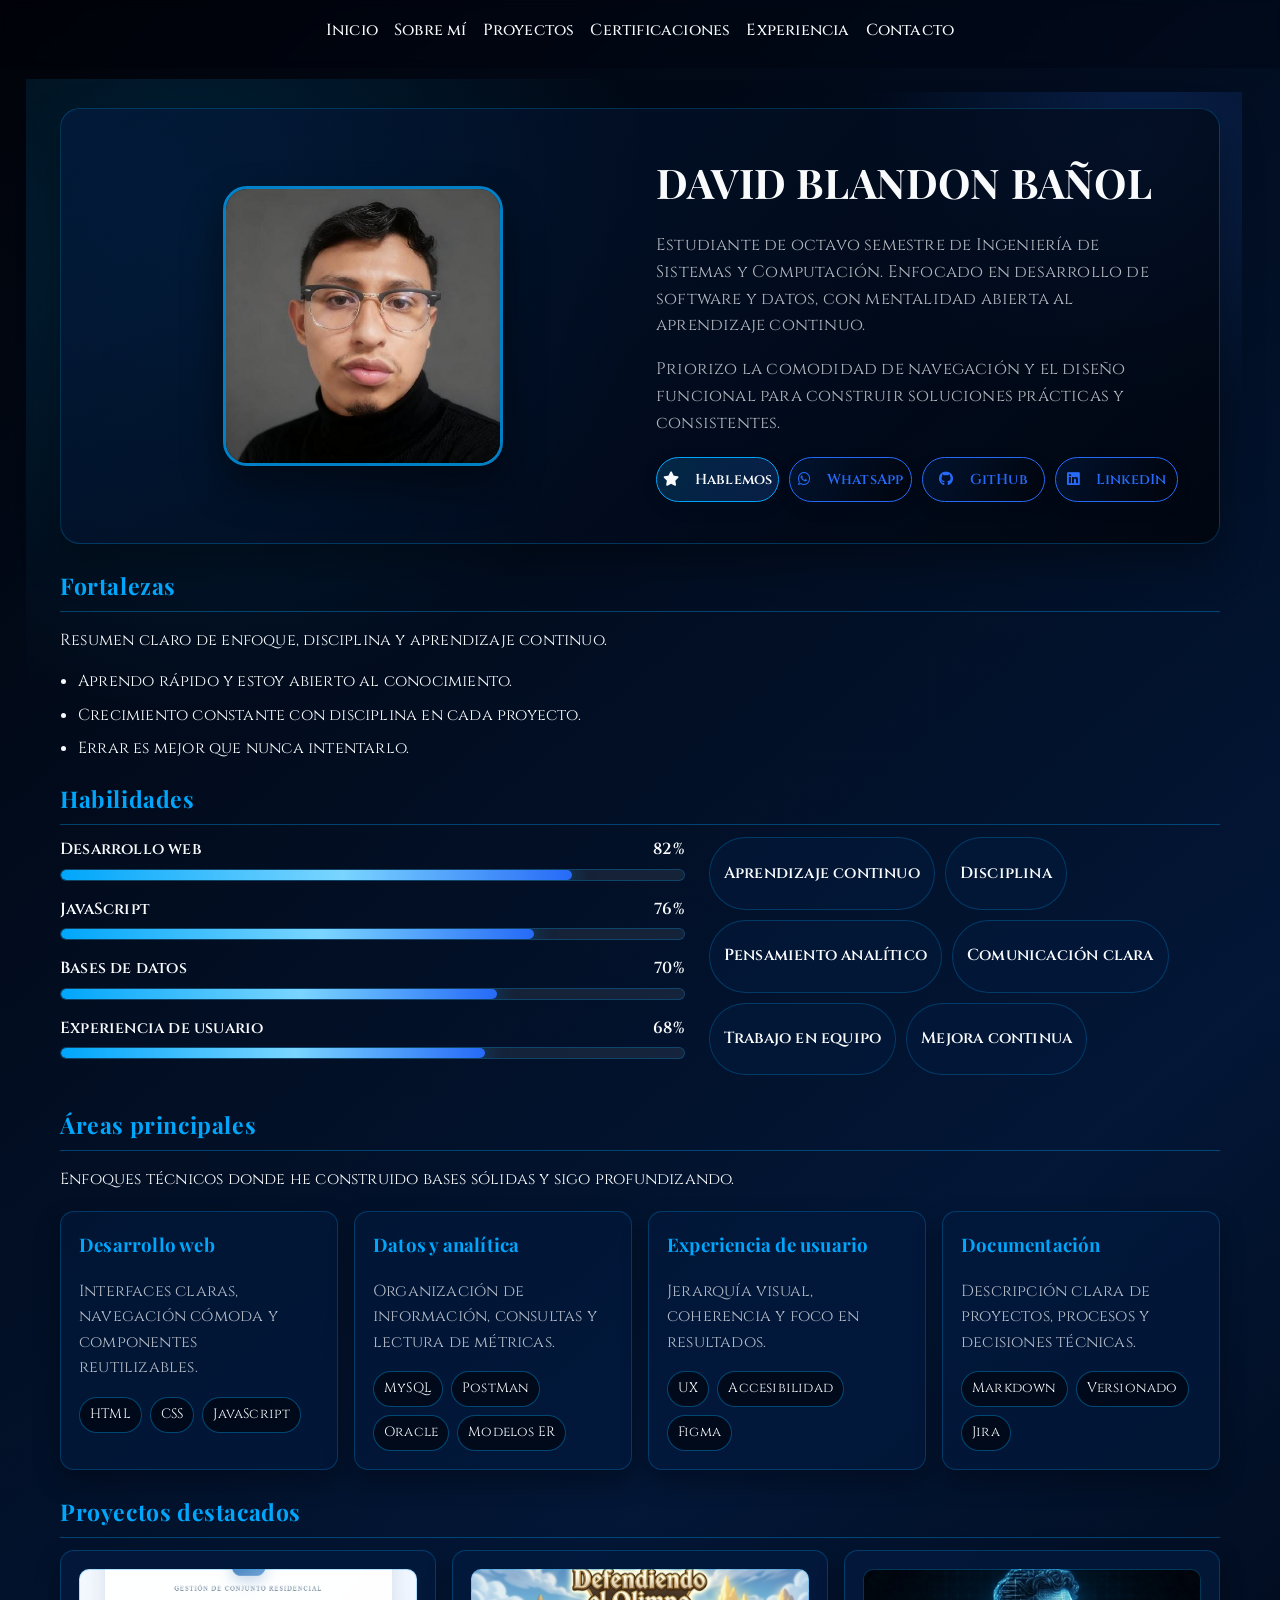
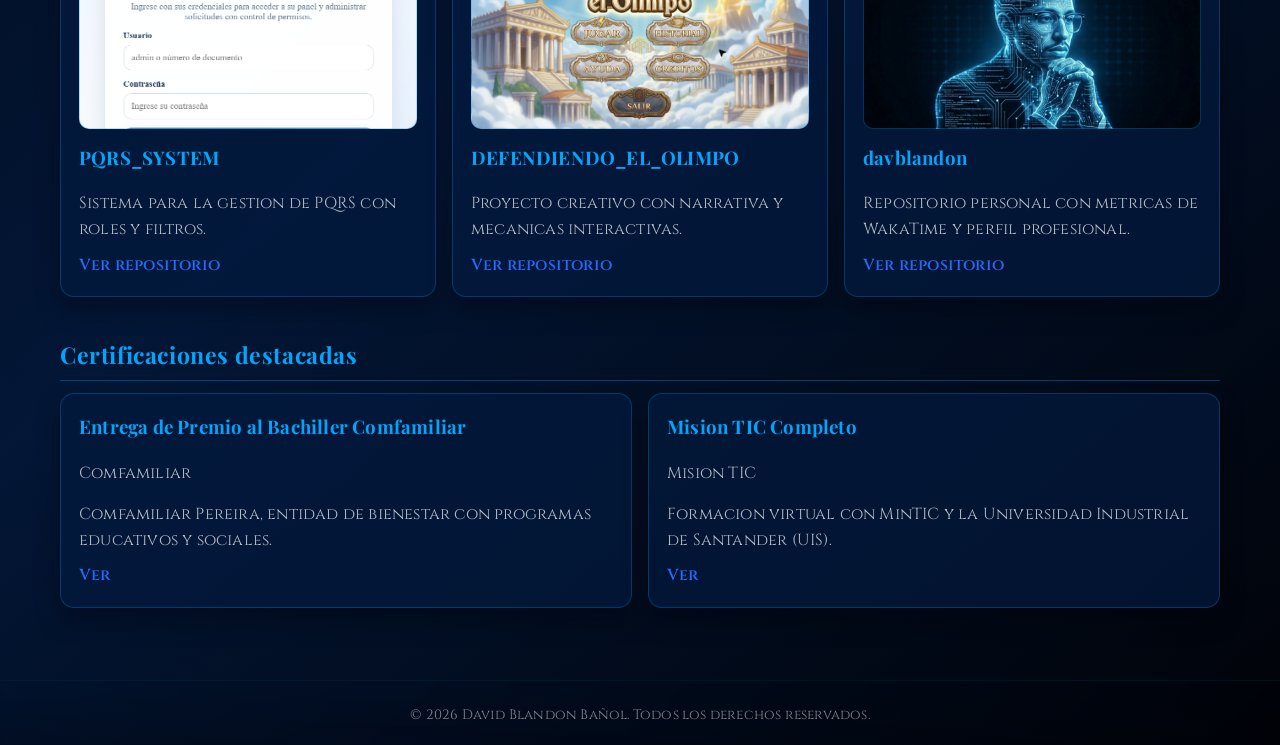
<file: index.html>
<!doctype html>
<html lang="es">
  <head>
    <meta charset="utf-8" />
    <meta name="viewport" content="width=device-width, initial-scale=1" />
    <title>Portafolio - Inicio</title>
    <link rel="stylesheet" href="css/tokens.css" />
    <link rel="stylesheet" href="css/main.css" />
    <link
      rel="stylesheet"
      href="https://cdnjs.cloudflare.com/ajax/libs/font-awesome/6.5.2/css/all.min.css"
    />
  </head>
  <body class="home">
    <header class="site-header">
      <nav class="site-nav">
        <a href="index.html">Inicio</a>
        <a href="about.html">Sobre mí</a>
        <a href="projects.html">Proyectos</a>
        <a href="certifications.html">Certificaciones</a>
        <a href="experience.html">Experiencia</a>
        <a href="contact.html">Contacto</a>
      </nav>
    </header>

    <main>
      <section class="hero reveal">
        <div class="hero-grid">
          <div class="hero-profile-block">
            <img src="assets/images/foto.jpg" alt="Foto de David Blandon Bañol" loading="lazy" />
          </div>
          <div>
            <h1>David Blandon Bañol</h1>
            <p>
              Estudiante de octavo semestre de Ingeniería de Sistemas y Computación.
              Enfocado en desarrollo de software y datos, con mentalidad abierta
              al aprendizaje continuo.
            </p>
            <p>
              Priorizo la comodidad de navegación y el diseño funcional para
              construir soluciones prácticas y consistentes.
            </p>
            <div class="hero-actions">
              <a class="btn" href="contact.html">
                <i class="fa-solid fa-star" aria-hidden="true"></i>
                Hablemos
              </a>
              <a class="btn btn-secondary" href="https://wa.me/573013962495" target="_blank" rel="noreferrer">
                <i class="fa-brands fa-whatsapp" aria-hidden="true"></i>
                WhatsApp
              </a>
              <a class="btn btn-secondary" href="https://github.com/davblandon" target="_blank" rel="noreferrer">
                <i class="fa-brands fa-github" aria-hidden="true"></i>
                GitHub
              </a>
              <a class="btn btn-secondary" href="https://www.linkedin.com/in/davblandon003/" target="_blank" rel="noreferrer">
                <i class="fa-brands fa-linkedin" aria-hidden="true"></i>
                LinkedIn
              </a>
            </div>
          </div>
        </div>
      </section>

      <section class="highlights reveal">
        <h2>Fortalezas</h2>
        <p>Resumen claro de enfoque, disciplina y aprendizaje continuo.</p>
        <ul class="highlights-list">
          <li>Aprendo rápido y estoy abierto al conocimiento.</li>
          <li>Crecimiento constante con disciplina en cada proyecto.</li>
          <li>Errar es mejor que nunca intentarlo.</li>
        </ul>
      </section>

      <section class="skills reveal">
        <h2>Habilidades</h2>
        <div class="skills-grid">
          <div>
            <div class="skill-bar" data-level="82">
              <div class="skill-label">
                <span>Desarrollo web</span>
                <span>82%</span>
              </div>
              <div class="skill-track"><span class="skill-fill"></span></div>
            </div>
            <div class="skill-bar" data-level="76">
              <div class="skill-label">
                <span>JavaScript</span>
                <span>76%</span>
              </div>
              <div class="skill-track"><span class="skill-fill"></span></div>
            </div>
            <div class="skill-bar" data-level="70">
              <div class="skill-label">
                <span>Bases de datos</span>
                <span>70%</span>
              </div>
              <div class="skill-track"><span class="skill-fill"></span></div>
            </div>
            <div class="skill-bar" data-level="68">
              <div class="skill-label">
                <span>Experiencia de usuario</span>
                <span>68%</span>
              </div>
              <div class="skill-track"><span class="skill-fill"></span></div>
            </div>
          </div>
          <div class="skill-tags">
            <span class="tag">Aprendizaje continuo</span>
            <span class="tag">Disciplina</span>
            <span class="tag">Pensamiento analítico</span>
            <span class="tag">Comunicación clara</span>
            <span class="tag">Trabajo en equipo</span>
            <span class="tag">Mejora continua</span>
          </div>
        </div>
      </section>

      <section class="areas reveal">
        <h2>Áreas principales</h2>
        <p>Enfoques técnicos donde he construido bases sólidas y sigo profundizando.</p>
        <div class="areas-grid">
          <article class="area-card">
            <h3>Desarrollo web</h3>
            <p>Interfaces claras, navegación cómoda y componentes reutilizables.</p>
            <div class="area-tags">
              <span>HTML</span>
              <span>CSS</span>
              <span>JavaScript</span>
            </div>
          </article>
          <article class="area-card">
            <h3>Datos y analítica</h3>
            <p>Organización de información, consultas y lectura de métricas.</p>
            <div class="area-tags">
              <span>MySQL</span>
              <span>PostMan</span>
              <span>Oracle</span>
              <span>Modelos ER</span>
            </div>
          </article>
          <article class="area-card">
            <h3>Experiencia de usuario</h3>
            <p>Jerarquía visual, coherencia y foco en resultados.</p>
            <div class="area-tags">
              <span>UX</span>
              <span>Accesibilidad</span>
              <span>Figma</span>
            </div>
          </article>
          <article class="area-card">
            <h3>Documentación</h3>
            <p>Descripción clara de proyectos, procesos y decisiones técnicas.</p>
            <div class="area-tags">
              <span>Markdown</span>
              <span>Versionado</span>
              <span>Jira</span>
            </div>
          </article>
        </div>
      </section>

      <section class="featured-projects reveal">
        <h2>Proyectos destacados</h2>
        <div id="featured-projects" class="cards-grid"></div>
      </section>

      <section class="featured-certs reveal">
        <h2>Certificaciones destacadas</h2>
        <div id="featured-certs" class="cards-grid"></div>
      </section>

    </main>

    <footer class="site-footer">
      <div class="footer-bottom footer-single">
        <p>© 2026 David Blandon Bañol. Todos los derechos reservados.</p>
      </div>
    </footer>

    <script src="js/main.js"></script>
    <script src="js/ui.js"></script>
  </body>
</html>
</file>
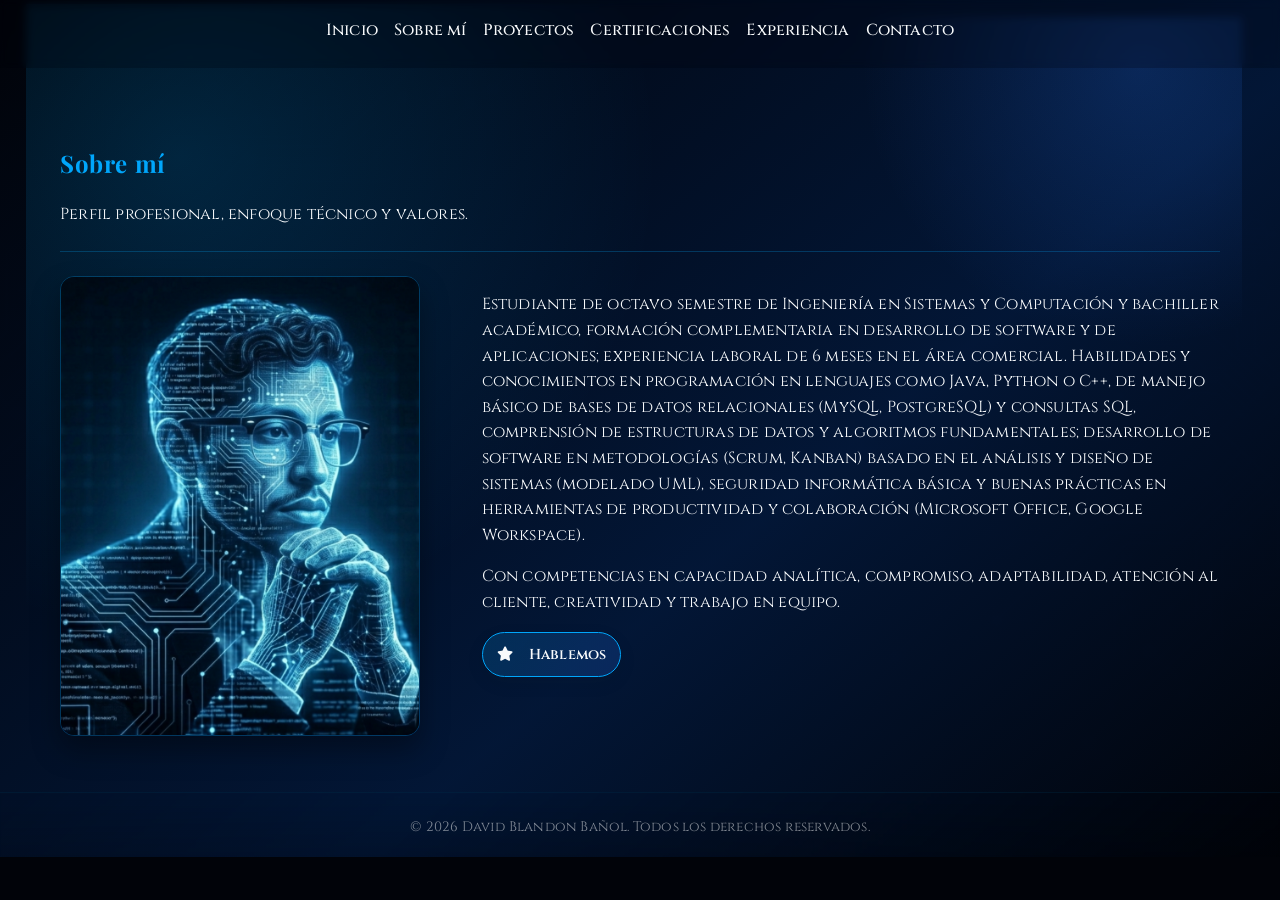
<file: about.html>
<!doctype html>
<html lang="es">
  <head>
    <meta charset="utf-8" />
    <meta name="viewport" content="width=device-width, initial-scale=1" />
    <title>Portafolio - Sobre mí</title>
    <link rel="stylesheet" href="css/tokens.css" />
    <link rel="stylesheet" href="css/main.css?v=2" />
    <link
      rel="stylesheet"
      href="https://cdnjs.cloudflare.com/ajax/libs/font-awesome/6.5.2/css/all.min.css"
    />
  </head>
  <body>
    <header class="site-header">
      <nav class="site-nav">
        <a href="index.html">Inicio</a>
        <a href="about.html">Sobre mí</a>
        <a href="projects.html">Proyectos</a>
        <a href="certifications.html">Certificaciones</a>
        <a href="experience.html">Experiencia</a>
        <a href="contact.html">Contacto</a>
      </nav>
    </header>

    <main>
      <section class="page-header reveal">
        <h1>Sobre mí</h1>
        <p>Perfil profesional, enfoque técnico y valores.</p>
      </section>

      <section class="about-body reveal">
        <div class="about-grid">
          <div class="about-profile">
            <img src="assets/images/davblandon.png" alt="Foto de David Blandon Bañol" loading="lazy" />
          </div>
          <div>
            <p>
              Estudiante de octavo semestre de Ingeniería en Sistemas y Computación y bachiller
              académico, formación complementaria en desarrollo de software y de aplicaciones;
              experiencia laboral de 6 meses en el área comercial. Habilidades y conocimientos en
              programación en lenguajes como Java, Python o C++, de manejo básico de bases de datos
              relacionales (MySQL, PostgreSQL) y consultas SQL, comprensión de estructuras de datos y
              algoritmos fundamentales; desarrollo de software en metodologías (Scrum, Kanban) basado en
              el análisis y diseño de sistemas (modelado UML), seguridad informática básica y buenas
              prácticas en herramientas de productividad y colaboración (Microsoft Office, Google
              Workspace).
            </p>
            <p>
              Con competencias en capacidad analítica, compromiso, adaptabilidad, atención al
              cliente, creatividad y trabajo en equipo.
            </p>
            <a class="btn" href="contact.html">
              <i class="fa-solid fa-star" aria-hidden="true"></i>
              Hablemos
            </a>
          </div>
        </div>
      </section>
    </main>

    <footer class="site-footer">
      <div class="footer-bottom footer-single">
        <p>© 2026 David Blandon Bañol. Todos los derechos reservados.</p>
      </div>
    </footer>
    <script src="js/ui.js"></script>
  </body>
</html>
</file>
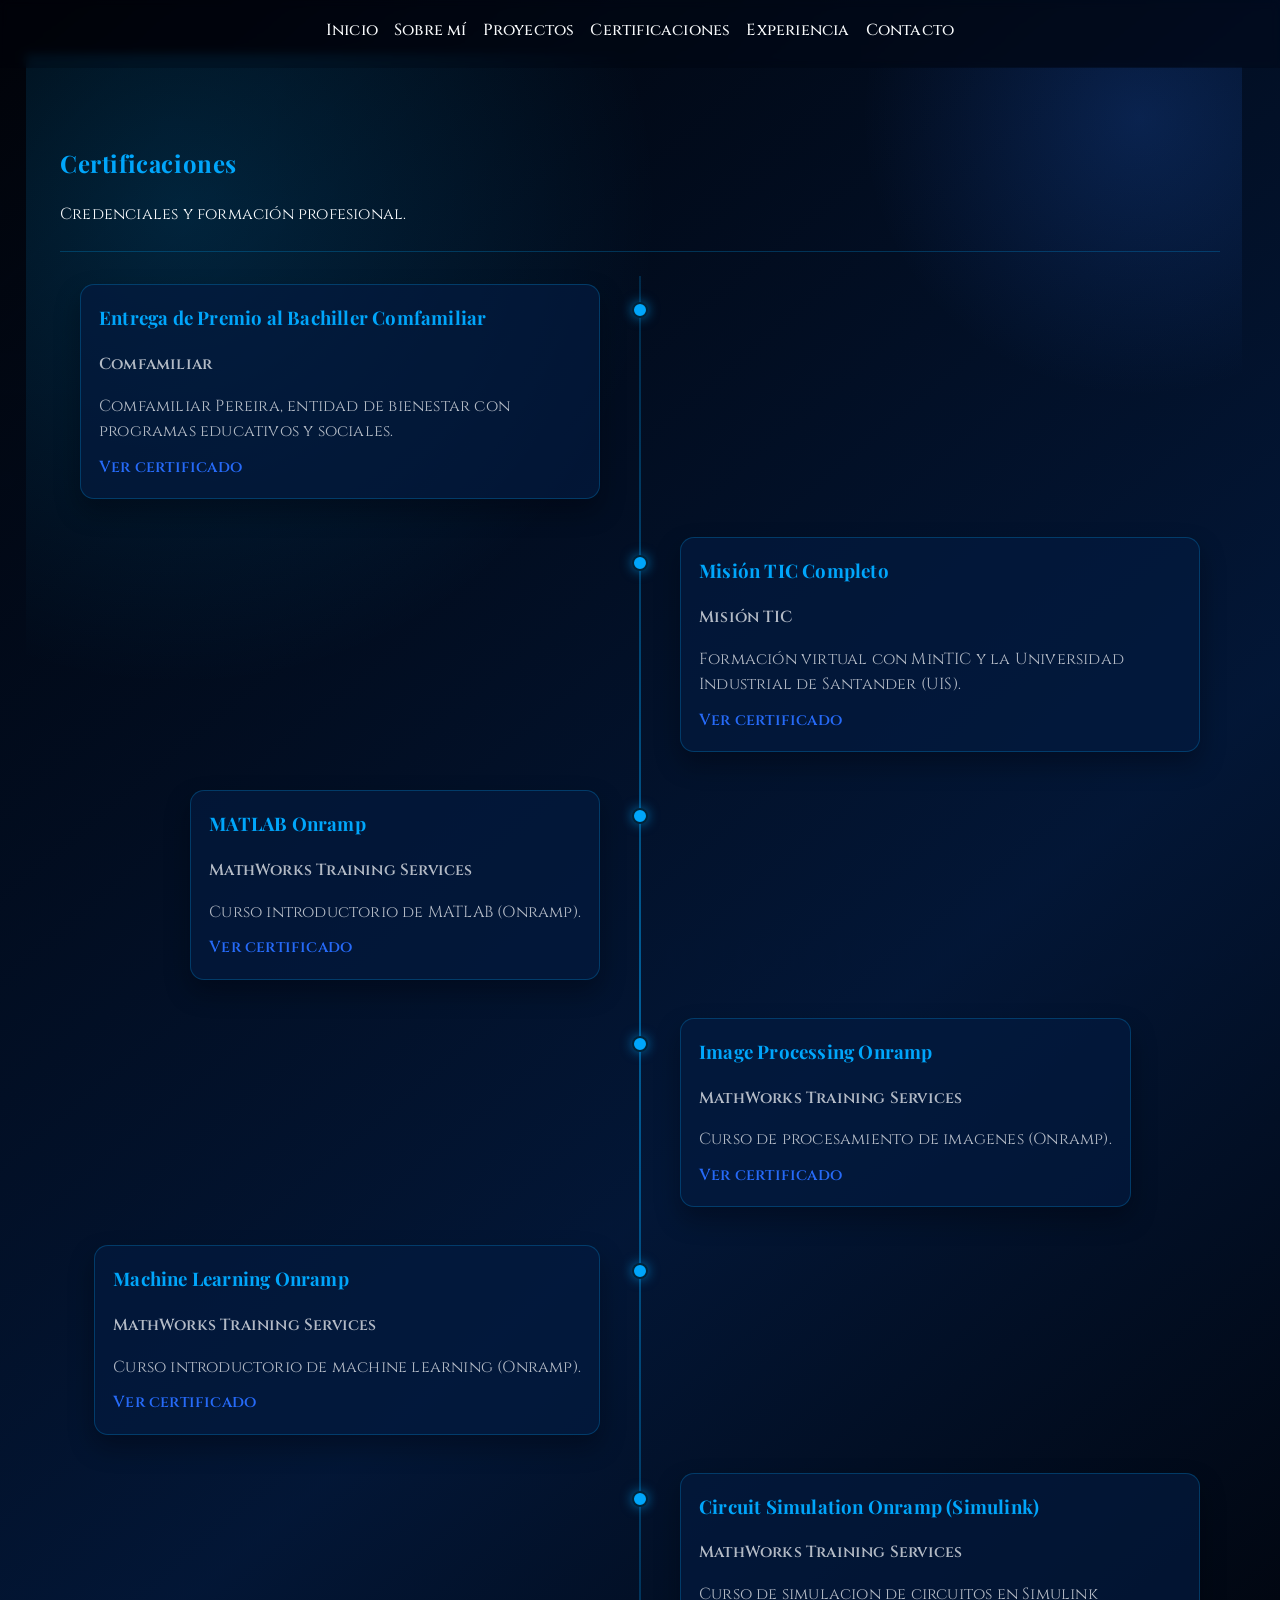
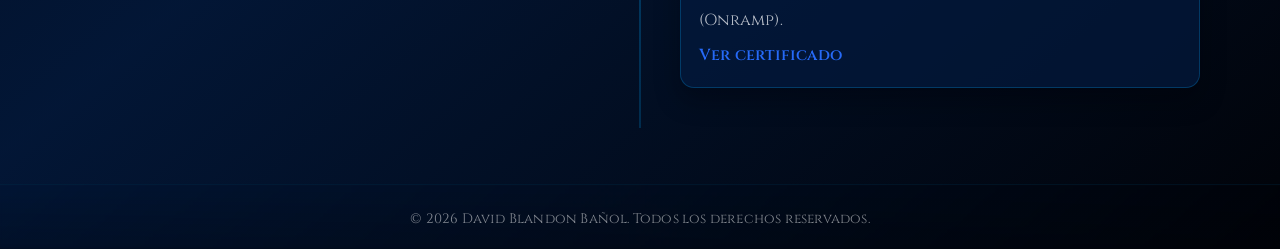
<file: certifications.html>
<!doctype html>
<html lang="es">
  <head>
    <meta charset="utf-8" />
    <meta name="viewport" content="width=device-width, initial-scale=1" />
    <title>Portafolio - Certificaciones</title>
    <link rel="stylesheet" href="css/tokens.css" />
    <link rel="stylesheet" href="css/main.css" />
    <link
      rel="stylesheet"
      href="https://cdnjs.cloudflare.com/ajax/libs/font-awesome/6.5.2/css/all.min.css"
    />
  </head>
  <body>
    <header class="site-header">
      <nav class="site-nav">
        <a href="index.html">Inicio</a>
        <a href="about.html">Sobre mí</a>
        <a href="projects.html">Proyectos</a>
        <a href="certifications.html">Certificaciones</a>
        <a href="experience.html">Experiencia</a>
        <a href="contact.html">Contacto</a>
      </nav>
    </header>

    <main>
      <section class="page-header reveal">
        <h1>Certificaciones</h1>
        <p>Credenciales y formación profesional.</p>
      </section>

      <section class="certs-list reveal">
        <div id="certs" class="certs-timeline"></div>
      </section>
    </main>

    <footer class="site-footer">
      <div class="footer-bottom footer-single">
        <p>© 2026 David Blandon Bañol. Todos los derechos reservados.</p>
      </div>
    </footer>

    <script src="js/certs.js"></script>
    <script src="js/ui.js"></script>
  </body>
</html>
</file>
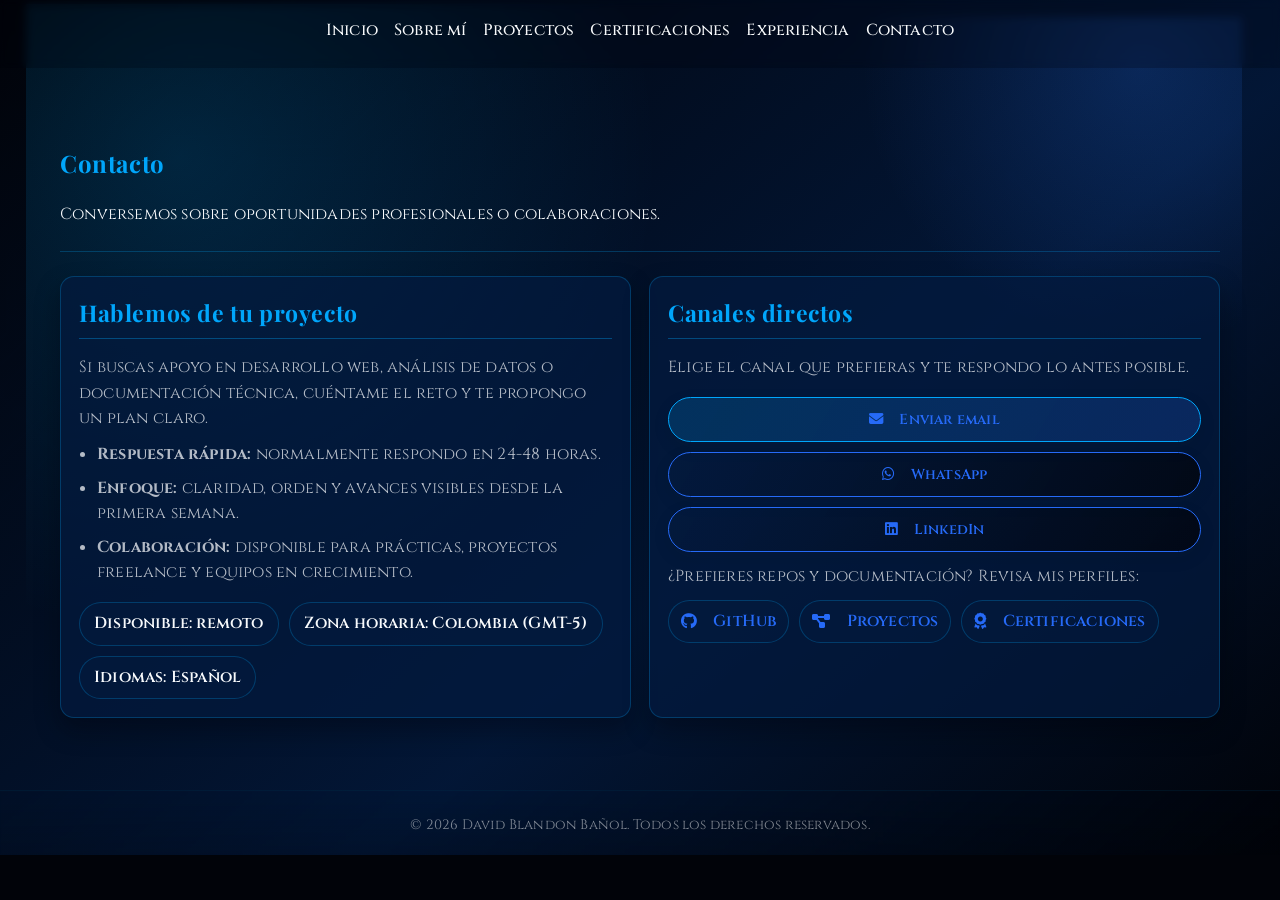
<file: contact.html>
<!doctype html>
<html lang="es">
  <head>
    <meta charset="utf-8" />
    <meta name="viewport" content="width=device-width, initial-scale=1" />
    <title>Portafolio - Contacto</title>
    <link rel="stylesheet" href="css/tokens.css" />
    <link rel="stylesheet" href="css/main.css" />
    <link
      rel="stylesheet"
      href="https://cdnjs.cloudflare.com/ajax/libs/font-awesome/6.5.2/css/all.min.css"
    />
  </head>
  <body>
    <header class="site-header">
      <nav class="site-nav">
        <a href="index.html">Inicio</a>
        <a href="about.html">Sobre mí</a>
        <a href="projects.html">Proyectos</a>
        <a href="certifications.html">Certificaciones</a>
        <a href="experience.html">Experiencia</a>
        <a href="contact.html">Contacto</a>
      </nav>
    </header>

    <main>
      <section class="page-header reveal">
        <h1>Contacto</h1>
        <p>Conversemos sobre oportunidades profesionales o colaboraciones.</p>
      </section>

      <section class="contact-body reveal">
        <div class="contact-grid">
          <article class="card contact-card">
            <h2>Hablemos de tu proyecto</h2>
            <p class="contact-lead">
              Si buscas apoyo en desarrollo web, análisis de datos o documentación técnica,
              cuéntame el reto y te propongo un plan claro.
            </p>
            <ul class="contact-list">
              <li><strong>Respuesta rápida:</strong> normalmente respondo en 24-48 horas.</li>
              <li><strong>Enfoque:</strong> claridad, orden y avances visibles desde la primera semana.</li>
              <li><strong>Colaboración:</strong> disponible para prácticas, proyectos freelance y equipos en crecimiento.</li>
            </ul>
            <div class="contact-badges">
              <span class="tag">Disponible: remoto</span>
              <span class="tag">Zona horaria: Colombia (GMT-5)</span>
              <span class="tag">Idiomas: Español</span>
            </div>
          </article>

          <article class="card contact-card">
            <h2>Canales directos</h2>
            <p>Elige el canal que prefieras y te respondo lo antes posible.</p>
            <div class="contact-actions">
              <a class="btn" href="mailto:jdavidbb03@gmail.com">
                <i class="fa-solid fa-envelope" aria-hidden="true"></i>
                Enviar email
              </a>
              <a class="btn btn-secondary" href="https://wa.me/573013962495" target="_blank" rel="noreferrer">
                <i class="fa-brands fa-whatsapp" aria-hidden="true"></i>
                WhatsApp
              </a>
              <a class="btn btn-secondary" href="https://www.linkedin.com/in/davblandon003/" target="_blank" rel="noreferrer">
                <i class="fa-brands fa-linkedin" aria-hidden="true"></i>
                LinkedIn
              </a>
            </div>
            <p class="contact-note">¿Prefieres repos y documentación? Revisa mis perfiles:</p>
            <div class="contact-links">
              <a class="contact-link" href="https://github.com/davblandon" target="_blank" rel="noreferrer">
                <i class="fa-brands fa-github" aria-hidden="true"></i>
                GitHub
              </a>
              <a class="contact-link" href="projects.html">
                <i class="fa-solid fa-diagram-project" aria-hidden="true"></i>
                Proyectos
              </a>
              <a class="contact-link" href="certifications.html">
                <i class="fa-solid fa-award" aria-hidden="true"></i>
                Certificaciones
              </a>
            </div>
          </article>
        </div>
      </section>
    </main>

    <footer class="site-footer">
      <div class="footer-bottom footer-single">
        <p>© 2026 David Blandon Bañol. Todos los derechos reservados.</p>
      </div>
    </footer>
    <script src="js/ui.js"></script>
  </body>
</html>
</file>
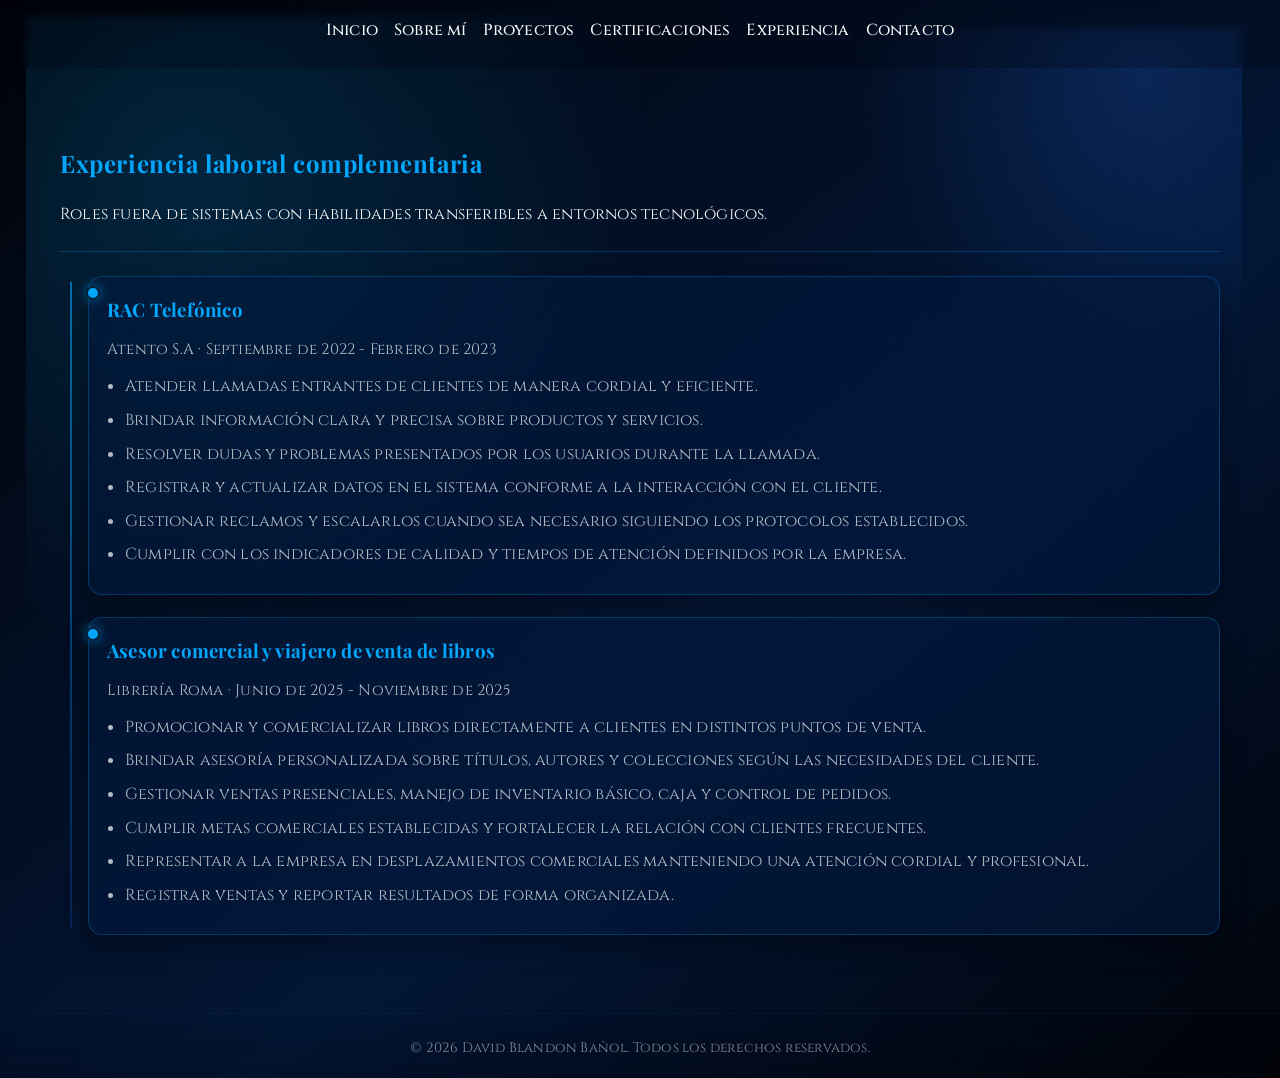
<file: experience.html>
<!doctype html>
<html lang="es">
  <head>
    <meta charset="utf-8" />
    <meta name="viewport" content="width=device-width, initial-scale=1" />
    <title>Portafolio - Experiencia</title>
    <link rel="stylesheet" href="css/tokens.css" />
    <link rel="stylesheet" href="css/main.css" />
    <link
      rel="stylesheet"
      href="https://cdnjs.cloudflare.com/ajax/libs/font-awesome/6.5.2/css/all.min.css"
    />
  </head>
  <body>
    <header class="site-header">
      <nav class="site-nav">
        <a href="index.html">Inicio</a>
        <a href="about.html">Sobre mí</a>
        <a href="projects.html">Proyectos</a>
        <a href="certifications.html">Certificaciones</a>
        <a href="experience.html">Experiencia</a>
        <a href="contact.html">Contacto</a>
      </nav>
    </header>

    <main>
      <section class="page-header reveal">
        <h1>Experiencia laboral complementaria</h1>
        <p>Roles fuera de sistemas con habilidades transferibles a entornos tecnológicos.</p>
      </section>

      <section class="timeline reveal">
        <div class="timeline-line"></div>
        <article class="timeline-item">
          <div class="timeline-dot"></div>
          <div class="timeline-content">
            <h3>RAC Telefónico</h3>
            <p class="timeline-meta">Atento S.A · Septiembre de 2022 - Febrero de 2023</p>
            <ul>
              <li>Atender llamadas entrantes de clientes de manera cordial y eficiente.</li>
              <li>Brindar información clara y precisa sobre productos y servicios.</li>
              <li>Resolver dudas y problemas presentados por los usuarios durante la llamada.</li>
              <li>Registrar y actualizar datos en el sistema conforme a la interacción con el cliente.</li>
              <li>Gestionar reclamos y escalarlos cuando sea necesario siguiendo los protocolos establecidos.</li>
              <li>Cumplir con los indicadores de calidad y tiempos de atención definidos por la empresa.</li>
            </ul>
          </div>
        </article>
        <article class="timeline-item">
          <div class="timeline-dot"></div>
          <div class="timeline-content">
            <h3>Asesor comercial y viajero de venta de libros</h3>
            <p class="timeline-meta">Librería Roma · Junio de 2025 - Noviembre de 2025</p>
            <ul>
              <li>Promocionar y comercializar libros directamente a clientes en distintos puntos de venta.</li>
              <li>Brindar asesoría personalizada sobre títulos, autores y colecciones según las necesidades del cliente.</li>
              <li>Gestionar ventas presenciales, manejo de inventario básico, caja y control de pedidos.</li>
              <li>Cumplir metas comerciales establecidas y fortalecer la relación con clientes frecuentes.</li>
              <li>Representar a la empresa en desplazamientos comerciales manteniendo una atención cordial y profesional.</li>
              <li>Registrar ventas y reportar resultados de forma organizada.</li>
            </ul>
          </div>
        </article>
      </section>
    </main>

    <footer class="site-footer">
      <div class="footer-bottom footer-single">
        <p>© 2026 David Blandon Bañol. Todos los derechos reservados.</p>
      </div>
    </footer>

    <script src="js/ui.js"></script>
  </body>
</html>
</file>
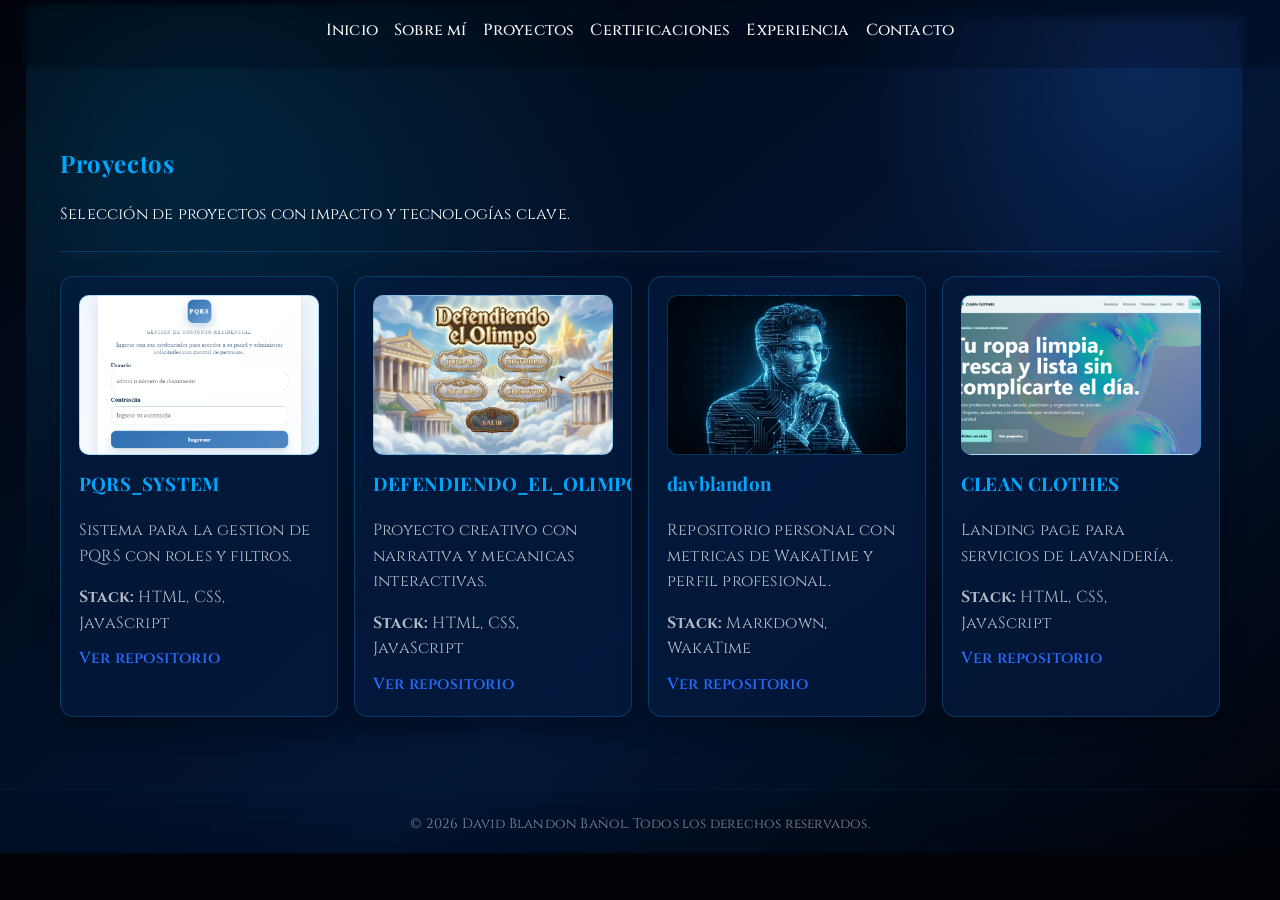
<file: projects.html>
<!doctype html>
<html lang="es">
  <head>
    <meta charset="utf-8" />
    <meta name="viewport" content="width=device-width, initial-scale=1" />
    <title>Portafolio - Proyectos</title>
    <link rel="stylesheet" href="css/tokens.css" />
    <link rel="stylesheet" href="css/main.css" />
    <link
      rel="stylesheet"
      href="https://cdnjs.cloudflare.com/ajax/libs/font-awesome/6.5.2/css/all.min.css"
    />
  </head>
  <body>
    <header class="site-header">
      <nav class="site-nav">
        <a href="index.html">Inicio</a>
        <a href="about.html">Sobre mí</a>
        <a href="projects.html">Proyectos</a>
        <a href="certifications.html">Certificaciones</a>
        <a href="experience.html">Experiencia</a>
        <a href="contact.html">Contacto</a>
      </nav>
    </header>

    <main>
      <section class="page-header reveal">
        <h1>Proyectos</h1>
        <p>Selección de proyectos con impacto y tecnologías clave.</p>
      </section>

      <section class="projects-list reveal">
        <div id="projects" class="cards-grid"></div>
      </section>
    </main>

    <footer class="site-footer">
      <div class="footer-bottom footer-single">
        <p>© 2026 David Blandon Bañol. Todos los derechos reservados.</p>
      </div>
    </footer>

    <script src="js/projects.js"></script>
    <script src="js/ui.js"></script>
  </body>
</html>
</file>
<file: css/tokens.css>
:root {
  --bg: #010309;
  --ink: #f8fafc;
  --ink-muted: rgba(248, 250, 252, 0.72);
  --accent: #00a6fb;
  --accent-2: #266af7;
  --card: rgba(3, 26, 63, 0.7);
  --border: rgba(0, 166, 251, 0.25);
  --font-sans: "Cinzel", "Georgia", serif;
  --font-display: "Playfair Display", "Times New Roman", serif;
  --radius: 14px;
  --shadow: 0 12px 30px rgba(31, 28, 26, 0.12);
  --shadow-soft: 0 6px 18px rgba(31, 28, 26, 0.08);
  --max-width: 1200px;
}
</file>
<file: css/main.css>
@import url("https://fonts.googleapis.com/css2?family=Cinzel:wght@400;500;600;700&family=Playfair+Display:wght@500;600;700&display=swap");

* {
  box-sizing: border-box;
}
body {
  margin: 0;
  background-color: var(--bg);
  background-image:
    radial-gradient(circle at 20% 20%, rgba(0, 166, 251, 0.18), transparent 55%),
    radial-gradient(circle at 80% 10%, rgba(38, 106, 247, 0.2), transparent 45%),
    linear-gradient(140deg, rgba(1, 3, 9, 0.9) 0%, rgba(3, 26, 63, 0.85) 60%, rgba(1, 3, 9, 0.9) 100%),
    url("../assets/images/background.png");
  background-repeat: no-repeat, no-repeat, no-repeat, no-repeat;
  background-size: 60vw 60vw, 40vw 40vw, cover, cover;
  background-attachment: scroll;
  background-blend-mode: screen, screen, normal, multiply;
  background-position: 5% 5%, 95% 5%, center, 50% var(--bg-offset, 0px);
  color: var(--ink);
  font-family: var(--font-sans);
  line-height: 1.6;
  letter-spacing: 0.2px;
  font-size: 16px;
}

a:hover {
  color: var(--accent-2);
}

a::after {
  content: "";
  position: absolute;
  left: 0;
  bottom: -3px;
  width: 100%;
  height: 2px;
  background: linear-gradient(90deg, var(--accent), var(--accent-2));
  transform: scaleX(0);
  transform-origin: left;
  transition: transform 0.25s ease;
}

a i,
.btn i {
  margin-right: 8px;
}

a:hover::after {
  transform: scaleX(1);
}

.site-header,
.site-footer {
  padding: 10px 20px;
  border-bottom: none;
  background: rgba(1, 3, 9, 0.22);
  backdrop-filter: blur(4px);
}

.site-header {
  position: sticky;
  top: 0;
  z-index: 1000;
}

.site-footer {
  border-top: 1px solid rgba(0, 166, 251, 0.08);
  border-bottom: none;
  background: linear-gradient(180deg, rgba(1, 3, 9, 0) 0%, rgba(1, 3, 9, 0.22) 100%);
  backdrop-filter: blur(1px);
  padding: 14px 20px 12px;
}

.footer-grid {
  display: grid;
  grid-template-columns: repeat(auto-fit, minmax(220px, 1fr));
  gap: 10px;
  max-width: var(--max-width);
  margin: 0 auto 8px;
}

.footer-grid h3,
.footer-grid h4 {
  margin: 0 0 6px;
  font-family: var(--font-display);
  color: rgba(248, 250, 252, 0.82);
}

.footer-grid p {
  margin: 0 0 6px;
  color: rgba(248, 250, 252, 0.6);
}

.footer-grid a {
  color: rgba(248, 250, 252, 0.8);
}

.footer-meta {
  font-size: 0.9rem;
  color: rgba(248, 250, 252, 0.54);
}

.footer-bottom {
  border-top: none;
  padding-top: 6px;
  display: flex;
  flex-wrap: wrap;
  justify-content: space-between;
  gap: 8px;
  max-width: var(--max-width);
  margin: 0 auto;
  color: rgba(248, 250, 252, 0.52);
  font-size: 0.85rem;
}

.site-footer a::after {
  display: none;
}

.footer-bottom.footer-single {
  justify-content: center;
  text-align: center;
}

.footer-bottom p {
  margin: 0;
}

.site-nav {
  display: flex;
  gap: 16px;
  flex-wrap: wrap;
  max-width: var(--max-width);
  margin: 0 auto;
  justify-content: center;
}

.site-nav a {
  text-decoration: none;
  color: inherit;
  font-weight: 500;
  border-bottom: 2px solid transparent;
  padding-bottom: 4px;
}

/* language toggle removed - site in Spanish only */

.site-nav a:hover {
  border-bottom-color: var(--accent);
}

main {
  padding: 32px 20px 56px;
  max-width: var(--max-width);
  margin: 0 auto;
}

.hero {
  padding: 36px;
  border: 1px solid var(--border);
  border-radius: calc(var(--radius) + 6px);
  background: linear-gradient(135deg, rgba(3, 26, 63, 0.65) 0%, rgba(1, 3, 9, 0.75) 100%);
  box-shadow: 0 18px 40px rgba(0, 0, 0, 0.35);
}

.hero-grid {
  display: grid;
  grid-template-columns: minmax(0, 0.4fr) minmax(0, 0.6fr);
  gap: 28px;
  align-items: center;
}

.hero-profile-block {
  display: flex;
  justify-content: center;
}

.hero-profile-block img {
  width: min(280px, 80%);
  aspect-ratio: 1 / 1;
  border-radius: 24px;
  object-fit: cover;
  border: 3px solid rgba(0, 166, 251, 0.75);
  box-shadow: 0 20px 40px rgba(0, 0, 0, 0.45);
}

.hero h1 {
  font-family: var(--font-display);
  font-size: clamp(1.9rem, 3.2vw, 2.6rem);
  margin: 0 0 12px;
  text-transform: uppercase;
}

.hero p {
  max-width: 720px;
  font-size: 1.05rem;
  color: var(--ink-muted);
}

.hero-actions {
  margin-top: 20px;
  display: grid;
  grid-template-columns: repeat(4, minmax(0, 1fr));
  width: 100%;
  max-width: 100%;
  gap: 10px;
  align-items: center;
}

.btn {
  display: inline-flex;
  align-items: center;
  justify-content: center;
  gap: 8px;
  padding: 10px 14px;
  border: 1px solid var(--accent);
  border-radius: 999px;
  text-decoration: none;
  color: inherit;
  font-weight: 600;
  font-size: 0.9rem;
  box-shadow: var(--shadow-soft);
  background: linear-gradient(120deg, rgba(0, 166, 251, 0.18) 0%, rgba(38, 106, 247, 0.2) 100%);
  transition: transform 0.2s ease, box-shadow 0.2s ease, border-color 0.2s ease;
  position: relative;
  overflow: hidden;
  text-align: center;
}

.btn:hover {
  transform: translateY(-2px);
  box-shadow: 0 12px 30px rgba(0, 166, 251, 0.2);
  border-color: var(--accent-2);
}

.btn.btn-secondary {
  border-color: var(--accent-2);
  color: var(--accent-2);
  background: linear-gradient(120deg, rgba(3, 26, 63, 0.6) 0%, rgba(1, 3, 9, 0.7) 100%);
}

.btn .ripple {
  position: absolute;
  border-radius: 50%;
  transform: scale(0);
  animation: ripple 0.6s linear;
  background: rgba(0, 166, 251, 0.4);
  pointer-events: none;
}

@keyframes ripple {
  to {
    transform: scale(4);
    opacity: 0;
  }
}

.page-header h1,
.page-header h2,
section h2 {
  font-family: var(--font-display);
  letter-spacing: 0.6px;
  color: var(--accent);
}

section h2 {
  font-size: clamp(1.25rem, 1.8vw, 1.6rem);
  border-bottom: 1px solid rgba(0, 166, 251, 0.35);
  padding-bottom: 6px;
  margin-bottom: 12px;
}


.page-header {
  padding: 16px 0 8px;
  border-bottom: 1px solid var(--border);
  margin-bottom: 24px;
}

.highlights,
.featured-projects,
.featured-certs,
.projects-list,
.certs-list,
.about-body,
.contact-body {
  margin-top: 24px;
}

.contact-grid {
  display: grid;
  grid-template-columns: repeat(auto-fit, minmax(260px, 1fr));
  gap: 18px;
}

.contact-card h2 {
  margin-top: 0;
  font-family: var(--font-display);
  color: var(--accent);
}

.contact-lead {
  color: var(--ink-muted);
  margin-bottom: 14px;
}

.contact-list {
  margin: 0 0 16px;
  padding-left: 18px;
  color: var(--ink-muted);
}

.contact-list li {
  margin-bottom: 8px;
}

.contact-badges {
  display: flex;
  flex-wrap: wrap;
  gap: 10px;
}

.contact-actions {
  display: grid;
  gap: 10px;
  margin: 16px 0 12px;
}

.contact-note {
  margin: 0 0 10px;
  color: var(--ink-muted);
}

.contact-links {
  display: flex;
  flex-wrap: wrap;
  gap: 10px;
}

.contact-link {
  display: inline-flex;
  align-items: center;
  gap: 8px;
  padding: 8px 12px;
  border-radius: 999px;
  border: 1px solid var(--border);
  background: rgba(3, 26, 63, 0.5);
  color: var(--ink);
  font-weight: 600;
}

.contact-link::after {
  display: none;
}

.card {
  background: var(--card);
  border: 1px solid var(--border);
  border-radius: var(--radius);
  padding: 18px;
  box-shadow: 0 12px 24px rgba(1, 3, 9, 0.35);
  margin-bottom: 16px;
  transition: transform 0.2s ease, box-shadow 0.2s ease, border-color 0.2s ease;
  position: relative;
  overflow: hidden;
  transform-style: preserve-3d;
}

.card > * {
  position: relative;
  z-index: 1;
}

.card h3 {
  margin-top: 0;
  font-family: var(--font-display);
  color: var(--accent);
}

.card p {
  margin-bottom: 10px;
  color: var(--ink-muted);
}

.card a {
  color: var(--accent-2);
  text-decoration: none;
  font-weight: 600;
}

.card a:hover {
  text-decoration: underline;
}

.card:hover {
  transform: translateY(-4px) rotateX(1deg) rotateY(-1deg);
  box-shadow: 0 18px 32px rgba(0, 0, 0, 0.45);
  border-color: rgba(0, 166, 251, 0.5);
}

.card::after {
  content: "";
  position: absolute;
  inset: 0;
  background: radial-gradient(circle at top right, rgba(0, 166, 251, 0.22), transparent 55%);
  opacity: 0;
  transition: opacity 0.3s ease;
  z-index: 0;
  pointer-events: none;
}

.card:hover::after {
  opacity: 1;
}

.cards-grid {
  display: grid;
  grid-template-columns: repeat(auto-fit, minmax(240px, 1fr));
  gap: 16px;
  perspective: 1000px;
}

.certs-timeline {
  position: relative;
  display: grid;
  gap: 22px;
  padding: 8px 0 24px;
}

.certs-timeline::before {
  content: "";
  position: absolute;
  left: 50%;
  top: 0;
  bottom: 0;
  width: 2px;
  background: linear-gradient(180deg, rgba(0, 166, 251, 0.2), rgba(0, 166, 251, 0.5), rgba(0, 166, 251, 0.2));
  transform: translateX(-50%);
}

.cert-item {
  position: relative;
  display: grid;
  grid-template-columns: 1fr 80px 1fr;
  align-items: start;
}

.cert-item::before {
  content: "";
  position: absolute;
  left: 50%;
  top: 26px;
  width: 12px;
  height: 12px;
  border-radius: 50%;
  background: var(--accent);
  box-shadow: 0 0 12px rgba(0, 166, 251, 0.6);
  transform: translate(-50%, -50%);
  border: 2px solid rgba(1, 3, 9, 0.8);
}

.cert-card {
  max-width: 520px;
}

.cert-issuer {
  font-weight: 600;
  color: rgba(248, 250, 252, 0.75);
}

.cert-item.cert-left .cert-card {
  grid-column: 1;
  justify-self: end;
}

.cert-item.cert-right .cert-card {
  grid-column: 3;
  justify-self: start;
}

@media (max-width: 900px) {
  .certs-timeline::before {
    left: 20px;
    transform: none;
  }

  .cert-item {
    grid-template-columns: 1fr;
    padding-left: 40px;
  }

  .cert-item::before {
    left: 20px;
    transform: translate(-50%, -50%);
  }

  .cert-item.cert-left .cert-card,
  .cert-item.cert-right .cert-card {
    grid-column: 1;
    justify-self: start;
    max-width: 100%;
  }
}

.reveal {
  /* Visible by default so content is accessible if JS/animations are disabled */
  opacity: 1;
  transform: none;
}

/* When JS wants to animate a reveal, set data-reveal="true" on the element */
.reveal[data-reveal="true"] {
  opacity: 0;
  transform: translateY(16px);
  animation: fade-up 0.8s ease forwards;
  animation-delay: var(--reveal-delay, 0s);
}

@keyframes fade-up {
  from {
    opacity: 0;
    transform: translateY(16px);
  }
  to {
    opacity: 1;
    transform: translateY(0);
  }
}

.site-footer p {
  max-width: var(--max-width);
  margin: 0 auto;
}

.highlights-list {
  margin: 12px 0 0;
  padding-left: 18px;
}

.highlights-list li {
  margin-bottom: 8px;
}

.skills-grid {
  display: grid;
  grid-template-columns: minmax(0, 1.1fr) minmax(0, 0.9fr);
  gap: 24px;
}

.skill-bar {
  margin-bottom: 16px;
}

.skill-label {
  display: flex;
  justify-content: space-between;
  align-items: center;
  font-weight: 600;
  margin-bottom: 6px;
}

.skill-track {
  height: 12px;
  background: rgba(248, 250, 252, 0.08);
  border-radius: 999px;
  overflow: hidden;
  border: 1px solid var(--border);
}

.skill-fill {
  display: block;
  height: 100%;
  width: 0;
  background: linear-gradient(90deg, #00a6fb 0%, #7ad5ff 55%, #266af7 100%);
  border-radius: 999px;
  transition: width 1.2s ease;
  box-shadow: 0 0 22px rgba(0, 166, 251, 0.65);
}

.skill-tags {
  display: flex;
  flex-wrap: wrap;
  gap: 10px;
}

.tag {
  display: inline-flex;
  align-items: center;
  justify-content: center;
  padding: 8px 14px;
  border-radius: 999px;
  border: 1px solid var(--border);
  background: rgba(3, 26, 63, 0.5);
  color: var(--ink);
  font-weight: 600;
  text-align: center;
  transition: transform 0.2s ease, box-shadow 0.2s ease, border-color 0.2s ease;
}

.tag:hover {
  transform: translateY(-2px);
  box-shadow: 0 10px 24px rgba(0, 166, 251, 0.2);
  border-color: rgba(0, 166, 251, 0.6);
}

.metrics-grid {
  display: grid;
  grid-template-columns: repeat(auto-fit, minmax(160px, 1fr));
  gap: 16px;
}

.metrics-note {
  margin-top: 12px;
  color: var(--ink-muted);
}

.areas {
  margin-top: 32px;
}

.timeline {
  position: relative;
  margin-top: 24px;
  padding-left: 28px;
}

.timeline-line {
  position: absolute;
  left: 10px;
  top: 6px;
  bottom: 6px;
  width: 2px;
  background: linear-gradient(180deg, rgba(0, 166, 251, 0.6), rgba(38, 106, 247, 0.2));
}

.timeline-item {
  position: relative;
  margin-bottom: 22px;
}

.timeline-dot {
  position: absolute;
  left: -2px;
  top: 10px;
  width: 14px;
  height: 14px;
  border-radius: 50%;
  background: var(--accent);
  box-shadow: 0 0 12px rgba(0, 166, 251, 0.6);
  border: 2px solid rgba(1, 3, 9, 0.8);
}

.timeline-content {
  border: 1px solid var(--border);
  border-radius: var(--radius);
  padding: 18px;
  background: rgba(3, 26, 63, 0.6);
  box-shadow: 0 12px 24px rgba(1, 3, 9, 0.35);
}

.timeline-content h3 {
  margin-top: 0;
  color: var(--accent);
  font-family: var(--font-display);
}

.timeline-meta {
  color: var(--ink-muted);
  margin-top: -6px;
  margin-bottom: 12px;
  font-size: 0.95rem;
}

.timeline-content ul {
  margin: 0;
  padding-left: 18px;
  color: var(--ink-muted);
}

.timeline-content li {
  margin-bottom: 8px;
}

.areas-grid {
  display: grid;
  grid-template-columns: repeat(auto-fit, minmax(220px, 1fr));
  gap: 16px;
  margin-top: 18px;
}

.area-card {
  border: 1px solid var(--border);
  border-radius: var(--radius);
  padding: 18px;
  background: rgba(3, 26, 63, 0.6);
  box-shadow: 0 12px 24px rgba(1, 3, 9, 0.35);
}

.area-card h3 {
  margin-top: 0;
  color: var(--accent);
  font-family: var(--font-display);
}

.area-card p {
  color: var(--ink-muted);
}

.area-tags {
  display: flex;
  flex-wrap: wrap;
  gap: 8px;
  margin-top: 12px;
}

.area-tags span {
  padding: 6px 10px;
  border-radius: 999px;
  border: 1px solid rgba(0, 166, 251, 0.4);
  background: rgba(1, 3, 9, 0.6);
  font-size: 0.85rem;
}

.metric {
  text-align: center;
  padding: 18px;
  border-radius: var(--radius);
  border: 1px solid var(--border);
  background: rgba(3, 26, 63, 0.6);
}

.metric-value {
  display: block;
  font-size: 1.75rem;
  font-family: var(--font-display);
  color: var(--accent);
}

.metric-label {
  color: var(--ink-muted);
}

.card-media {
  height: 160px;
  border-radius: calc(var(--radius) - 4px);
  background-size: cover;
  background-position: center;
  margin-bottom: 14px;
  transform: scale(1);
  transition: transform 0.5s ease;
  border: 1px solid rgba(0, 166, 251, 0.3);
}

.about-grid {
  display: grid;
  grid-template-columns: minmax(0, 0.35fr) minmax(0, 0.65fr);
  gap: 24px;
  align-items: start;
}

.about-profile {
  max-width: 360px;
}

.about-profile img {
  width: 100%;
  max-width: 100%;
  height: clamp(320px, 42vw, 460px);
  aspect-ratio: 4 / 5;
  border-radius: var(--radius);
  object-fit: cover;
  border: 1px solid var(--border);
  box-shadow: 0 14px 28px rgba(0, 0, 0, 0.35);
}

.card:hover .card-media {
  transform: scale(1.05);
}

/* Responsive improvements: fluid containers, images and extra breakpoints */

img,
picture,
video,
svg {
  max-width: 100%;
  height: auto;
  display: block;
}

:root {
  --page-padding-vertical: clamp(16px, 3.5vw, 40px);
  --page-padding-horizontal: clamp(8px, 3vw, 20px);
}

main {
  padding: var(--page-padding-vertical) var(--page-padding-horizontal) calc(var(--page-padding-vertical) * 1.4);
}

.site-header,
.site-footer {
  padding: clamp(10px, 2vw, 18px) clamp(12px, 3.5vw, 28px);
}

.hero {
  padding: clamp(18px, 3.2vw, 48px);
}

.hero-grid {
  grid-template-columns: repeat(auto-fit, minmax(260px, 1fr));
  gap: clamp(12px, 2.6vw, 32px);
}

.hero-profile-block img {
  width: clamp(120px, 28vw, 280px);
}

.hero-actions {
  grid-template-columns: repeat(auto-fit, minmax(120px, 1fr));
}

.btn {
  white-space: nowrap;
  min-width: 0;
}

/* Tablet breakpoint */
@media (max-width: 1024px) {
  :root {
    --max-width: 920px;
  }

  .page-header {
    margin-bottom: 18px;
  }

  .about-grid,
  .skills-grid {
    grid-template-columns: 1fr;
  }
}

@media (min-width: 1440px) {
  :root {
    --max-width: 1280px;
  }
}

/* Small phones */
@media (max-width: 420px) {
  body {
    background-size: 140vw 140vw, 120vw 120vw, cover, cover;
    background-position: 50% -10%, 50% -20%, center, 50% var(--bg-offset, 0px);
  }

  .footer-bottom {
    flex-direction: column;
    gap: 6px;
    text-align: center;
  }
}

@media (max-width: 720px) {
  .site-nav {
    gap: 12px;
  }

  .btn {
    width: 100%;
    text-align: center;
  }

  .hero-actions {
    grid-template-columns: 1fr;
  }

  .hero-grid {
    grid-template-columns: 1fr;
  }

  .hero-profile-block img {
    width: min(220px, 70%);
  }

  .skills-grid {
    grid-template-columns: 1fr;
  }

  .about-grid {
    grid-template-columns: 1fr;
  }
}
</file>
